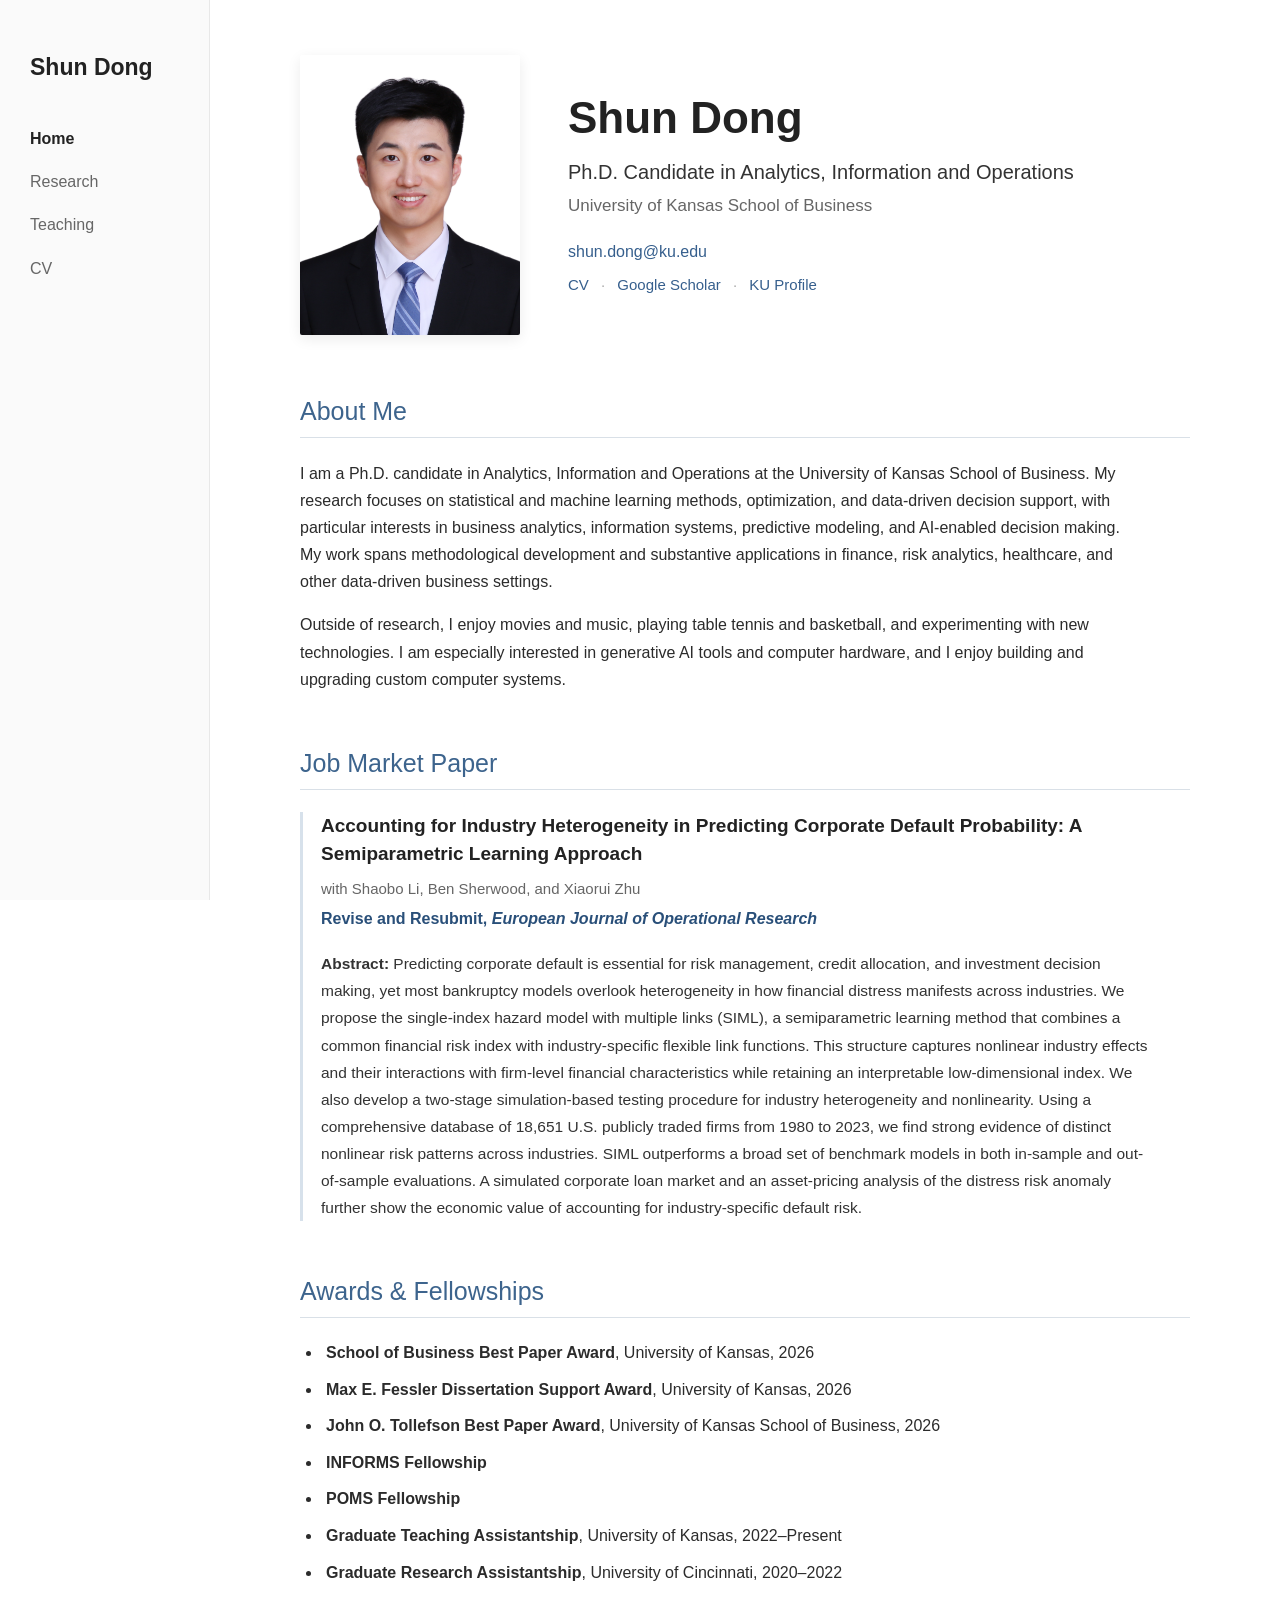
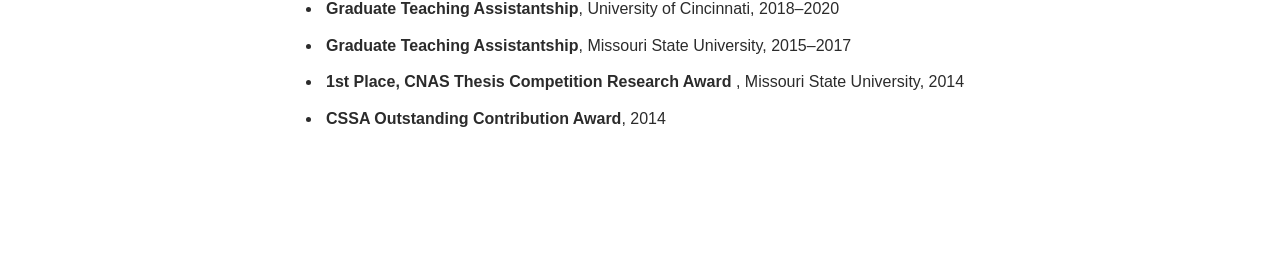
<file: index.html>
<!DOCTYPE html>
<html lang="en">

<head>
  <meta charset="UTF-8">
  <meta name="viewport" content="width=device-width, initial-scale=1.0">

  <title>Shun Dong</title>

  <link rel="stylesheet" href="style.css?v=20260822">
</head>

<body>

  <!-- =====================================================
       Sidebar
       ===================================================== -->

  <aside class="sidebar">

    <a class="sidebar-name" href="index.html">
      Shun Dong
    </a>

    <nav class="sidebar-nav">
      <a class="active" href="index.html">Home</a>
      <a href="research.html">Research</a>
      <a href="teaching.html">Teaching</a>
      <a href="files/Shun_Dong_CV.pdf" target="_blank">CV</a>
    </nav>

  </aside>


  <!-- =====================================================
       Main Content
       ===================================================== -->

  <main>

    <div class="page-container">


      <!-- =================================================
           Profile
           ================================================= -->

      <section class="profile-section">

        <div class="profile-photo">

          <img 
            src="assets/profile.jpg" 
            alt="Shun Dong" 
            style="width:220px; height:280px; max-width:220px; object-fit:cover; object-position:center top;" 
            >
          
        </div>


        <div class="profile-info">

          <h1>Shun Dong</h1>

          <div class="profile-title">
            Ph.D. Candidate in Analytics, Information and Operations
          </div>

          <div class="profile-school">
            University of Kansas School of Business
          </div>


          <div class="profile-email">

            <a href="mailto:shun.dong@ku.edu">
              shun.dong@ku.edu
            </a>

          </div>


          <div class="profile-links">

            <a
              href="files/Shun_Dong_CV.pdf"
              target="_blank"
              rel="noopener noreferrer"
            >
              CV
            </a>

            <span>·</span>

            <a
              href="https://scholar.google.com/citations?user=BU7APEkAAAAJ&hl=en"
              target="_blank"
              rel="noopener noreferrer"
            >
              Google Scholar
            </a>

            <span>·</span>

            <a
              href="https://business.ku.edu/people/shun-dong"
              target="_blank"
              rel="noopener noreferrer"
            >
              KU Profile
            </a>

          </div>

        </div>

      </section>


      <!-- =================================================
           About Me
           ================================================= -->

      <section class="home-block">

        <h2>About Me</h2>

        <p>
          I am a Ph.D. candidate in Analytics, Information and Operations at the University of Kansas School of Business. My research focuses on statistical and machine learning methods, optimization, and data-driven decision support, 
          with particular interests in business analytics, information systems, predictive modeling, and AI-enabled decision making. My work spans methodological development and substantive applications in finance, risk analytics, healthcare, and other data-driven business settings.
        </p>

        <p>
          Outside of research, I enjoy movies and music, playing table tennis and basketball, and experimenting with new technologies. I am especially interested in generative AI tools and computer hardware, and I enjoy building and upgrading custom computer systems.
        </p>

      </section>


      <!-- =================================================
           Job Market Paper
           ================================================= -->

      <section class="home-block">

        <h2>Job Market Paper</h2>


        <div class="featured-paper">

          <h3>
            Accounting for Industry Heterogeneity in Predicting Corporate
            Default Probability: A Semiparametric Learning Approach
          </h3>


          <p class="paper-authors">
            with Shaobo Li, Ben Sherwood, and Xiaorui Zhu
          </p>


          <p class="paper-status">
            <strong>
              Revise and Resubmit,
              <em>European Journal of Operational Research</em>
            </strong>
          </p>


          <p class="abstract">

            <strong>Abstract:</strong>

            Predicting corporate default is essential for risk management,
            credit allocation, and investment decision making, yet most
            bankruptcy models overlook heterogeneity in how financial distress
            manifests across industries. We propose the single-index hazard
            model with multiple links (SIML), a semiparametric learning method
            that combines a common financial risk index with industry-specific
            flexible link functions. This structure captures nonlinear industry
            effects and their interactions with firm-level financial
            characteristics while retaining an interpretable low-dimensional
            index. We also develop a two-stage simulation-based testing
            procedure for industry heterogeneity and nonlinearity. Using a
            comprehensive database of 18,651 U.S. publicly traded firms from
            1980 to 2023, we find strong evidence of distinct nonlinear risk
            patterns across industries. SIML outperforms a broad set of
            benchmark models in both in-sample and out-of-sample evaluations.
            A simulated corporate loan market and an asset-pricing analysis
            of the distress risk anomaly further show the economic value of
            accounting for industry-specific default risk.

          </p>

        </div>

      </section>


      <!-- =================================================
           Awards and Fellowships
           ================================================= -->

      <section class="home-block">

        <h2>Awards &amp; Fellowships</h2>


        <ul class="award-list">

          <li>
            <strong>School of Business Best Paper Award</strong>,
            University of Kansas, 2026
          </li>

          <li>
            <strong>Max E. Fessler Dissertation Support Award</strong>,
            University of Kansas, 2026
          </li>

          <li>
            <strong>John O. Tollefson Best Paper Award</strong>,
            University of Kansas School of Business, 2026
          </li>

          <li>
            <strong>INFORMS Fellowship</strong>
          </li>

          <li>
            <strong>POMS Fellowship</strong>
          </li>

          <li>
            <strong>Graduate Teaching Assistantship</strong>,
            University of Kansas, 2022&ndash;Present
          </li>

          <li>
            <strong>Graduate Research Assistantship</strong>,
            University of Cincinnati, 2020&ndash;2022
          </li>

          <li>
            <strong>Graduate Teaching Assistantship</strong>,
            University of Cincinnati, 2018&ndash;2020
          </li>

          <li>
            <strong>Graduate Teaching Assistantship</strong>,
            Missouri State University, 2015&ndash;2017
          </li>

          <li>
            <strong>
              1st Place, CNAS Thesis Competition Research Award
            </strong>,
            Missouri State University, 2014
          </li>

          <li>
            <strong>CSSA Outstanding Contribution Award</strong>,
            2014
          </li>

        </ul>

      </section>


    </div>

  </main>

</body>

</html>
</file>
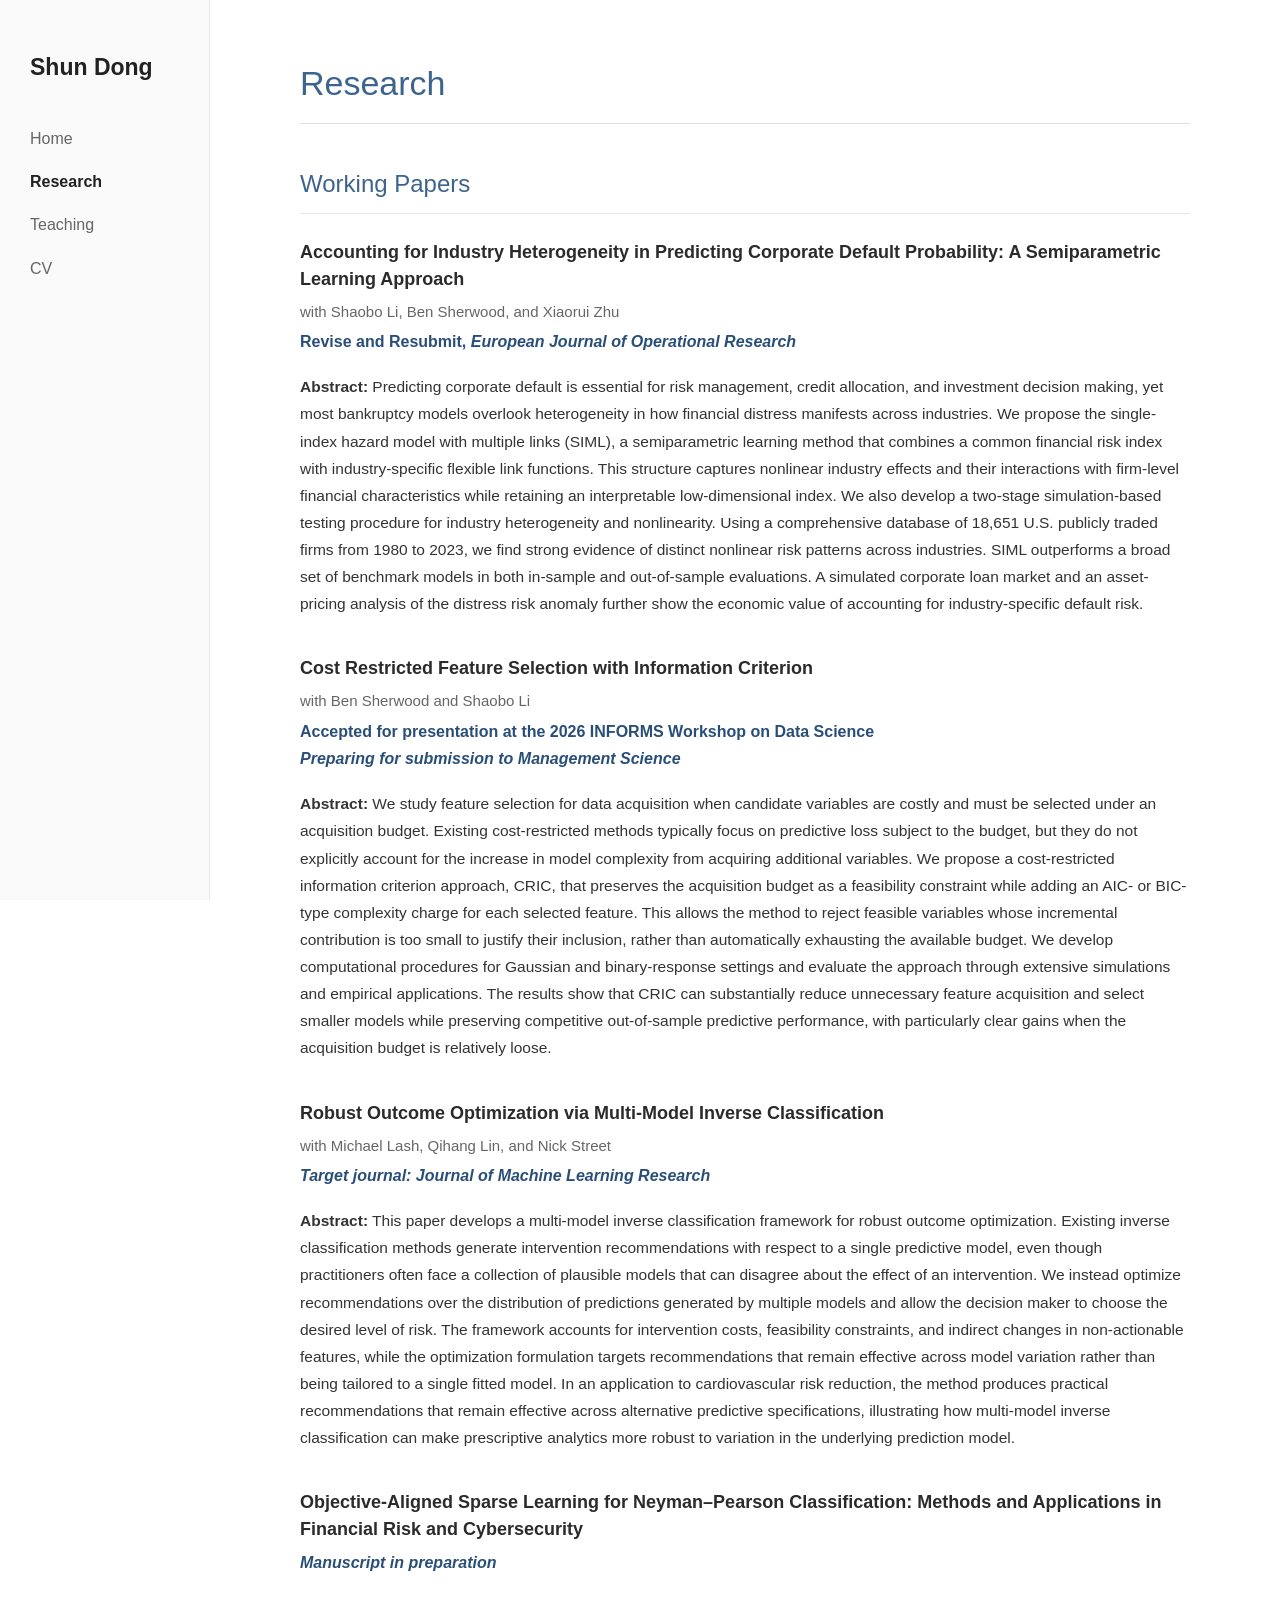
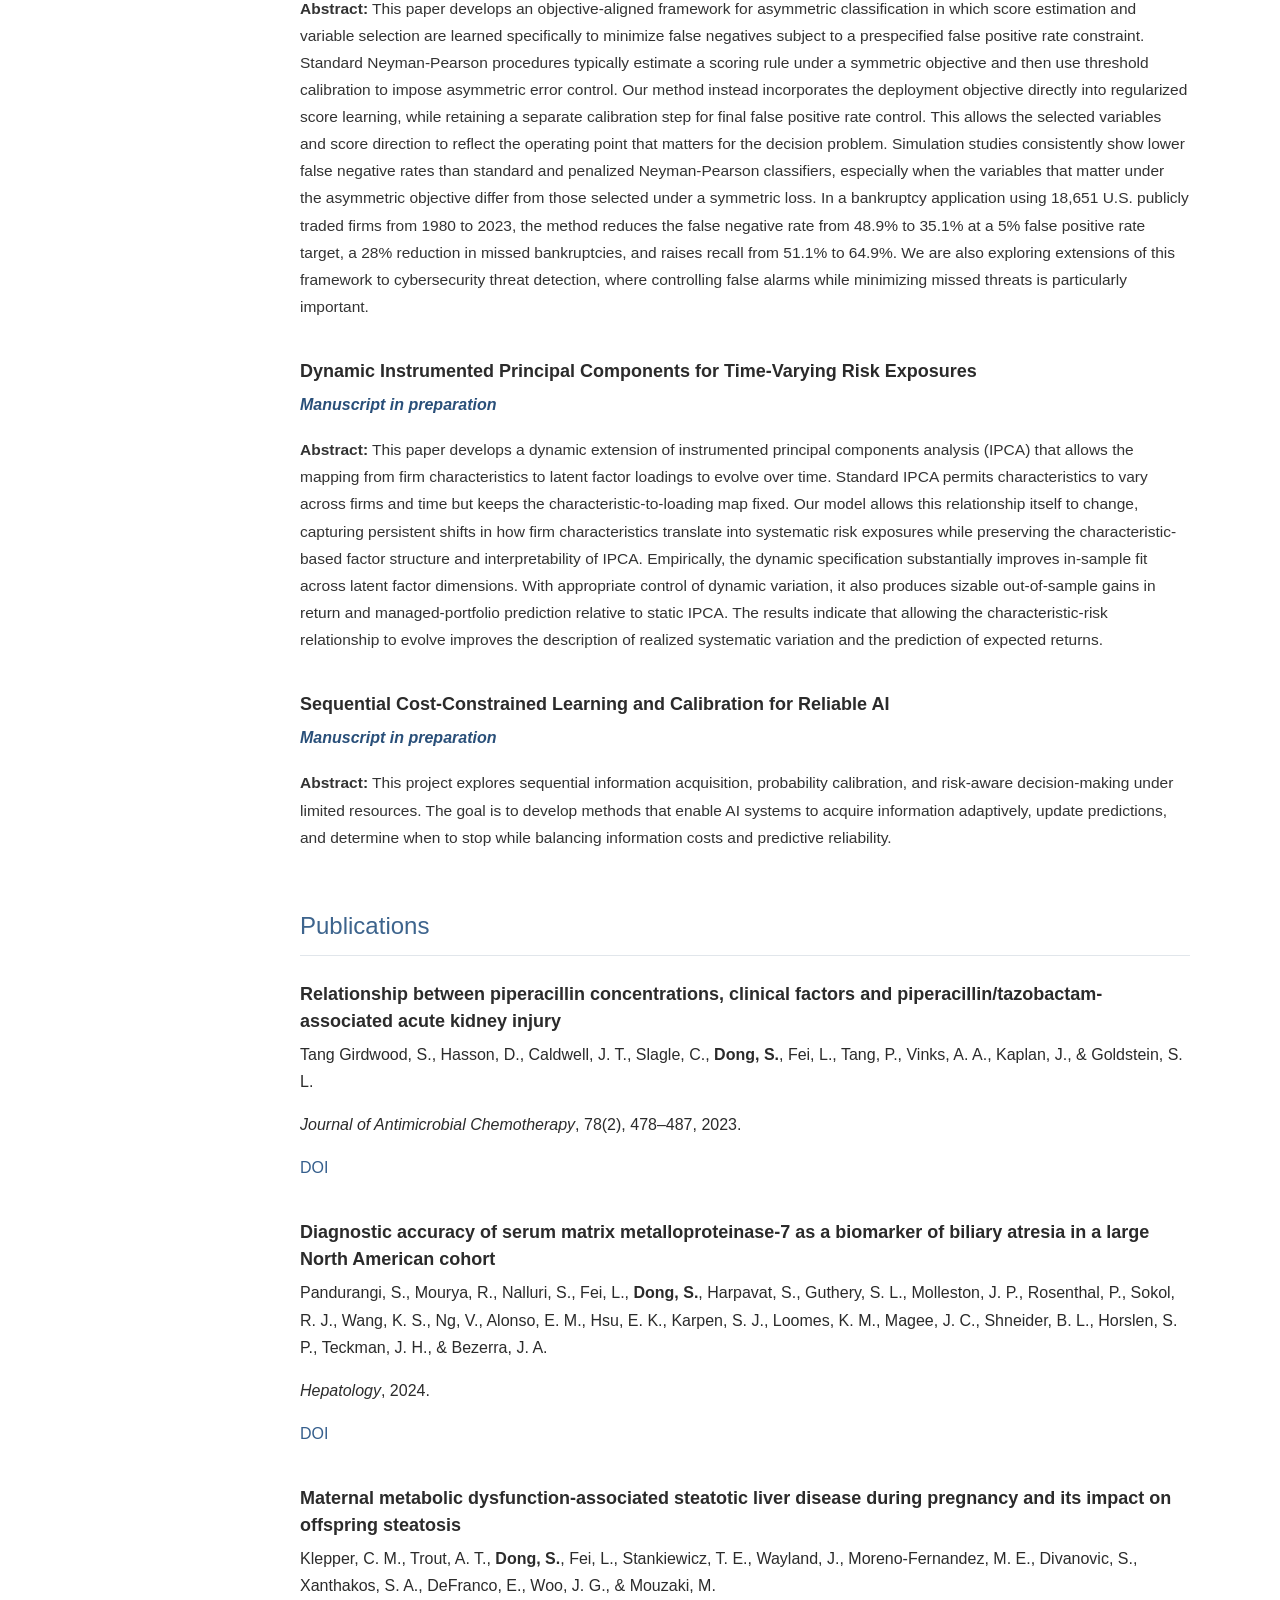
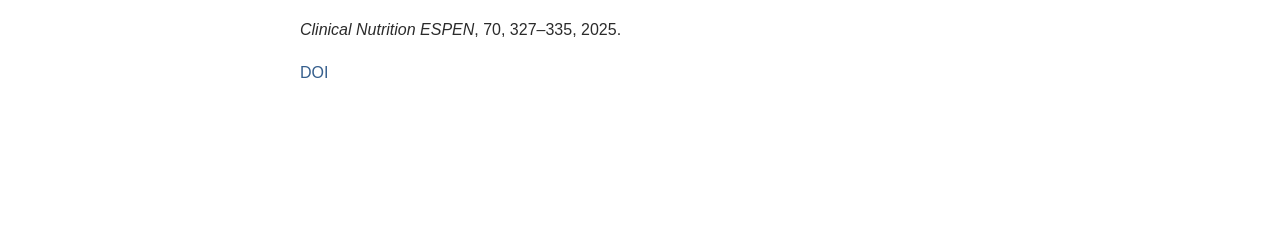
<file: research.html>
<!DOCTYPE html>
<html lang="en">

<head>
  <meta charset="UTF-8">
  <meta name="viewport" content="width=device-width, initial-scale=1.0">

  <title>Research | Shun Dong</title>

  <link rel="stylesheet" href="style.css?v=20260826">
</head>

<body>

  <!-- =====================================================
       Sidebar
       ===================================================== -->

  <aside class="sidebar">

    <a class="sidebar-name" href="index.html">
      Shun Dong
    </a>

    <nav class="sidebar-nav">
      <a href="index.html">Home</a>
      <a class="active" href="research.html">Research</a>
      <a href="teaching.html">Teaching</a>
      <a
        href="files/Shun_Dong_CV.pdf"
        target="_blank"
        rel="noopener noreferrer">
        CV
      </a>
    </nav>

  </aside>


  <!-- =====================================================
       Main Content
       ===================================================== -->

  <main>

    <div class="page-container">


      <!-- =================================================
           Page Header
           ================================================= -->

      <section class="page-header">

        <h1>Research</h1>

      </section>


      <!-- =================================================
           Working Papers
           ================================================= -->

      <section class="content-section">

        <h2>Working Papers</h2>


        <!-- =================================================
             Paper 1
             ================================================= -->

        <article class="paper">

          <h3>
            Accounting for Industry Heterogeneity in Predicting Corporate
            Default Probability: A Semiparametric Learning Approach
          </h3>

          <p class="paper-authors">
            with Shaobo Li, Ben Sherwood, and Xiaorui Zhu
          </p>

          <p class="paper-status">
            <strong>
              Revise and Resubmit,
              <em>European Journal of Operational Research</em>
            </strong>
          </p>

          <p class="abstract">

            <strong>Abstract:</strong>

            Predicting corporate default is essential for risk management,
            credit allocation, and investment decision making, yet most
            bankruptcy models overlook heterogeneity in how financial distress
            manifests across industries. We propose the single-index hazard
            model with multiple links (SIML), a semiparametric learning method
            that combines a common financial risk index with industry-specific
            flexible link functions. This structure captures nonlinear industry
            effects and their interactions with firm-level financial
            characteristics while retaining an interpretable low-dimensional
            index. We also develop a two-stage simulation-based testing
            procedure for industry heterogeneity and nonlinearity. Using a
            comprehensive database of 18,651 U.S. publicly traded firms from
            1980 to 2023, we find strong evidence of distinct nonlinear risk
            patterns across industries. SIML outperforms a broad set of
            benchmark models in both in-sample and out-of-sample evaluations.
            A simulated corporate loan market and an asset-pricing analysis
            of the distress risk anomaly further show the economic value of
            accounting for industry-specific default risk.

          </p>

        </article>


        <!-- =================================================
             Paper 2
             ================================================= -->

        <article class="paper">

          <h3>
            Cost Restricted Feature Selection with Information Criterion
          </h3>

          <p class="paper-authors">
            with Ben Sherwood and Shaobo Li
          </p>

          <p class="paper-status">
            <strong>Accepted for presentation at the 2026 INFORMS Workshop on Data Science</strong>
            <br>
            <em>Preparing for submission to Management Science</em>
          </p>

          <p class="abstract">

            <strong>Abstract:</strong>

            We study feature selection for data acquisition when candidate
            variables are costly and must be selected under an acquisition
            budget. Existing cost-restricted methods typically focus on
            predictive loss subject to the budget, but they do not explicitly
            account for the increase in model complexity from acquiring
            additional variables. We propose a cost-restricted information
            criterion approach, CRIC, that preserves the acquisition budget as
            a feasibility constraint while adding an AIC- or BIC-type complexity
            charge for each selected feature. This allows the method to reject
            feasible variables whose incremental contribution is too small to
            justify their inclusion, rather than automatically exhausting the
            available budget. We develop computational procedures for Gaussian
           and binary-response settings and evaluate the approach through
            extensive simulations and empirical applications. The results show
            that CRIC can substantially reduce unnecessary feature acquisition
            and select smaller models while preserving competitive out-of-sample
            predictive performance, with particularly clear gains when the
            acquisition budget is relatively loose.

          </p>

        </article>


        <!-- =================================================
             Paper 3
             ================================================= -->

        <article class="paper">

          <h3>
            Robust Outcome Optimization via Multi-Model Inverse Classification
          </h3>

          <p class="paper-authors">
            with Michael Lash, Qihang Lin, and Nick Street
          </p>

          <p class="paper-status">
            <em>Target journal: Journal of Machine Learning Research</em>
          </p>

          <p class="abstract">

            <strong>Abstract:</strong>

            This paper develops a multi-model inverse classification framework
            for robust outcome optimization. Existing inverse classification
            methods generate intervention recommendations with respect to a
            single predictive model, even though practitioners often face a
            collection of plausible models that can disagree about the effect
            of an intervention. We instead optimize recommendations over the
            distribution of predictions generated by multiple models and allow
            the decision maker to choose the desired level of risk. The
            framework accounts for intervention costs, feasibility constraints,
            and indirect changes in non-actionable features, while the
            optimization formulation targets recommendations that remain
            effective across model variation rather than being tailored to a
            single fitted model. In an application to cardiovascular risk
            reduction, the method produces practical recommendations that
            remain effective across alternative predictive specifications,
            illustrating how multi-model inverse classification can make
            prescriptive analytics more robust to variation in the underlying
            prediction model.

          </p>

        </article>


        <!-- =================================================
             Paper 4
             ================================================= -->

        <article class="paper">

          <h3>
            Objective-Aligned Sparse Learning for Neyman–Pearson Classification: Methods and Applications in Financial Risk and Cybersecurity
          </h3>
          <p class="paper-status">
            <em>Manuscript in preparation</em>
          </p>

          <p class="abstract">

            <strong>Abstract:</strong>

            This paper develops an objective-aligned framework for asymmetric
            classification in which score estimation and variable selection are
            learned specifically to minimize false negatives subject to a
            prespecified false positive rate constraint. Standard Neyman-Pearson
            procedures typically estimate a scoring rule under a symmetric
            objective and then use threshold calibration to impose asymmetric
            error control. Our method instead incorporates the deployment
            objective directly into regularized score learning, while retaining
            a separate calibration step for final false positive rate control.
            This allows the selected variables and score direction to reflect
            the operating point that matters for the decision problem.
            Simulation studies consistently show lower false negative rates
            than standard and penalized Neyman-Pearson classifiers, especially
            when the variables that matter under the asymmetric objective differ
            from those selected under a symmetric loss. In a bankruptcy
            application using 18,651 U.S. publicly traded firms from 1980 to
            2023, the method reduces the false negative rate from 48.9% to 35.1%
            at a 5% false positive rate target, a 28% reduction in missed
            bankruptcies, and raises recall from 51.1% to 64.9%. We are also exploring extensions of this framework to cybersecurity threat detection, 
            where controlling false alarms while minimizing missed threats is particularly important.

          </p>

        </article>


        <!-- =================================================
             Paper 5
             ================================================= -->

        <article class="paper">

          <h3>
            Dynamic Instrumented Principal Components for Time-Varying Risk Exposures
          </h3>
          
          <p class="paper-status">
            <em>Manuscript in preparation</em>
          </p>
          
          <p class="abstract">

            <strong>Abstract:</strong>

            This paper develops a dynamic extension of instrumented principal
            components analysis (IPCA) that allows the mapping from firm
            characteristics to latent factor loadings to evolve over time.
            Standard IPCA permits characteristics to vary across firms and time
            but keeps the characteristic-to-loading map fixed. Our model allows
            this relationship itself to change, capturing persistent shifts in
            how firm characteristics translate into systematic risk exposures
            while preserving the characteristic-based factor structure and
            interpretability of IPCA. Empirically, the dynamic specification
            substantially improves in-sample fit across latent factor dimensions.
            With appropriate control of dynamic variation, it also produces
            sizable out-of-sample gains in return and managed-portfolio
            prediction relative to static IPCA. The results indicate that
            allowing the characteristic-risk relationship to evolve improves
            the description of realized systematic variation and the prediction
            of expected returns.

          </p>

        </article>

        <!-- =================================================
             Paper 6
             ================================================= -->

        <article class="paper">

          <h3>
            Sequential Cost-Constrained Learning and Calibration for Reliable AI
          </h3>
          
          <p class="paper-status">
            <em>Manuscript in preparation</em>
          </p>

          <p class="abstract">

            <strong>Abstract:</strong>

            This project explores sequential information acquisition, probability calibration, and risk-aware decision-making under limited resources. 
            The goal is to develop methods that enable AI systems to acquire information adaptively, update predictions, and determine when to stop 
            while balancing information costs and predictive reliability.

          </p>

      </section>


      <!-- =================================================
           Publications
           ================================================= -->

      <section class="content-section">

        <h2>Publications</h2>


        <!-- =================================================
             Publication 1
             ================================================= -->

        <article class="paper">

          <h3>
            Relationship between piperacillin concentrations, clinical factors
            and piperacillin/tazobactam-associated acute kidney injury
          </h3>

          <p>
            Tang Girdwood, S., Hasson, D., Caldwell, J. T., Slagle, C.,
            <strong>Dong, S.</strong>, Fei, L., Tang, P., Vinks, A. A.,
            Kaplan, J., &amp; Goldstein, S. L.
          </p>

          <p>
            <em>Journal of Antimicrobial Chemotherapy</em>,
            78(2), 478–487, 2023.
          </p>

          <p>
            <a
              href="https://doi.org/10.1093/jac/dkac416"
              target="_blank"
              rel="noopener noreferrer">
              DOI
            </a>
          </p>

        </article>


        <!-- =================================================
             Publication 2
             ================================================= -->

        <article class="paper">

          <h3>
            Diagnostic accuracy of serum matrix metalloproteinase-7 as a
            biomarker of biliary atresia in a large North American cohort
          </h3>

          <p>
            Pandurangi, S., Mourya, R., Nalluri, S., Fei, L.,
            <strong>Dong, S.</strong>, Harpavat, S., Guthery, S. L.,
            Molleston, J. P., Rosenthal, P., Sokol, R. J., Wang, K. S.,
            Ng, V., Alonso, E. M., Hsu, E. K., Karpen, S. J.,
            Loomes, K. M., Magee, J. C., Shneider, B. L., Horslen, S. P.,
            Teckman, J. H., &amp; Bezerra, J. A.
          </p>

          <p>
            <em>Hepatology</em>, 2024.
          </p>

          <p>
            <a
              href="https://doi.org/10.1097/HEP.0000000000000827"
              target="_blank"
              rel="noopener noreferrer">
              DOI
            </a>
          </p>

        </article>


        <!-- =================================================
             Publication 3
             ================================================= -->

        <article class="paper">

          <h3>
            Maternal metabolic dysfunction-associated steatotic liver disease
            during pregnancy and its impact on offspring steatosis
          </h3>

          <p>
            Klepper, C. M., Trout, A. T., <strong>Dong, S.</strong>,
            Fei, L., Stankiewicz, T. E., Wayland, J.,
            Moreno-Fernandez, M. E., Divanovic, S., Xanthakos, S. A.,
            DeFranco, E., Woo, J. G., &amp; Mouzaki, M.
          </p>

          <p>
            <em>Clinical Nutrition ESPEN</em>,
            70, 327–335, 2025.
          </p>

          <p>
            <a
              href="https://doi.org/10.1016/j.clnesp.2025.10.009"
              target="_blank"
              rel="noopener noreferrer">
              DOI
            </a>
          </p>

        </article>

      </section>


    </div>

  </main>

</body>

</html>
</file>
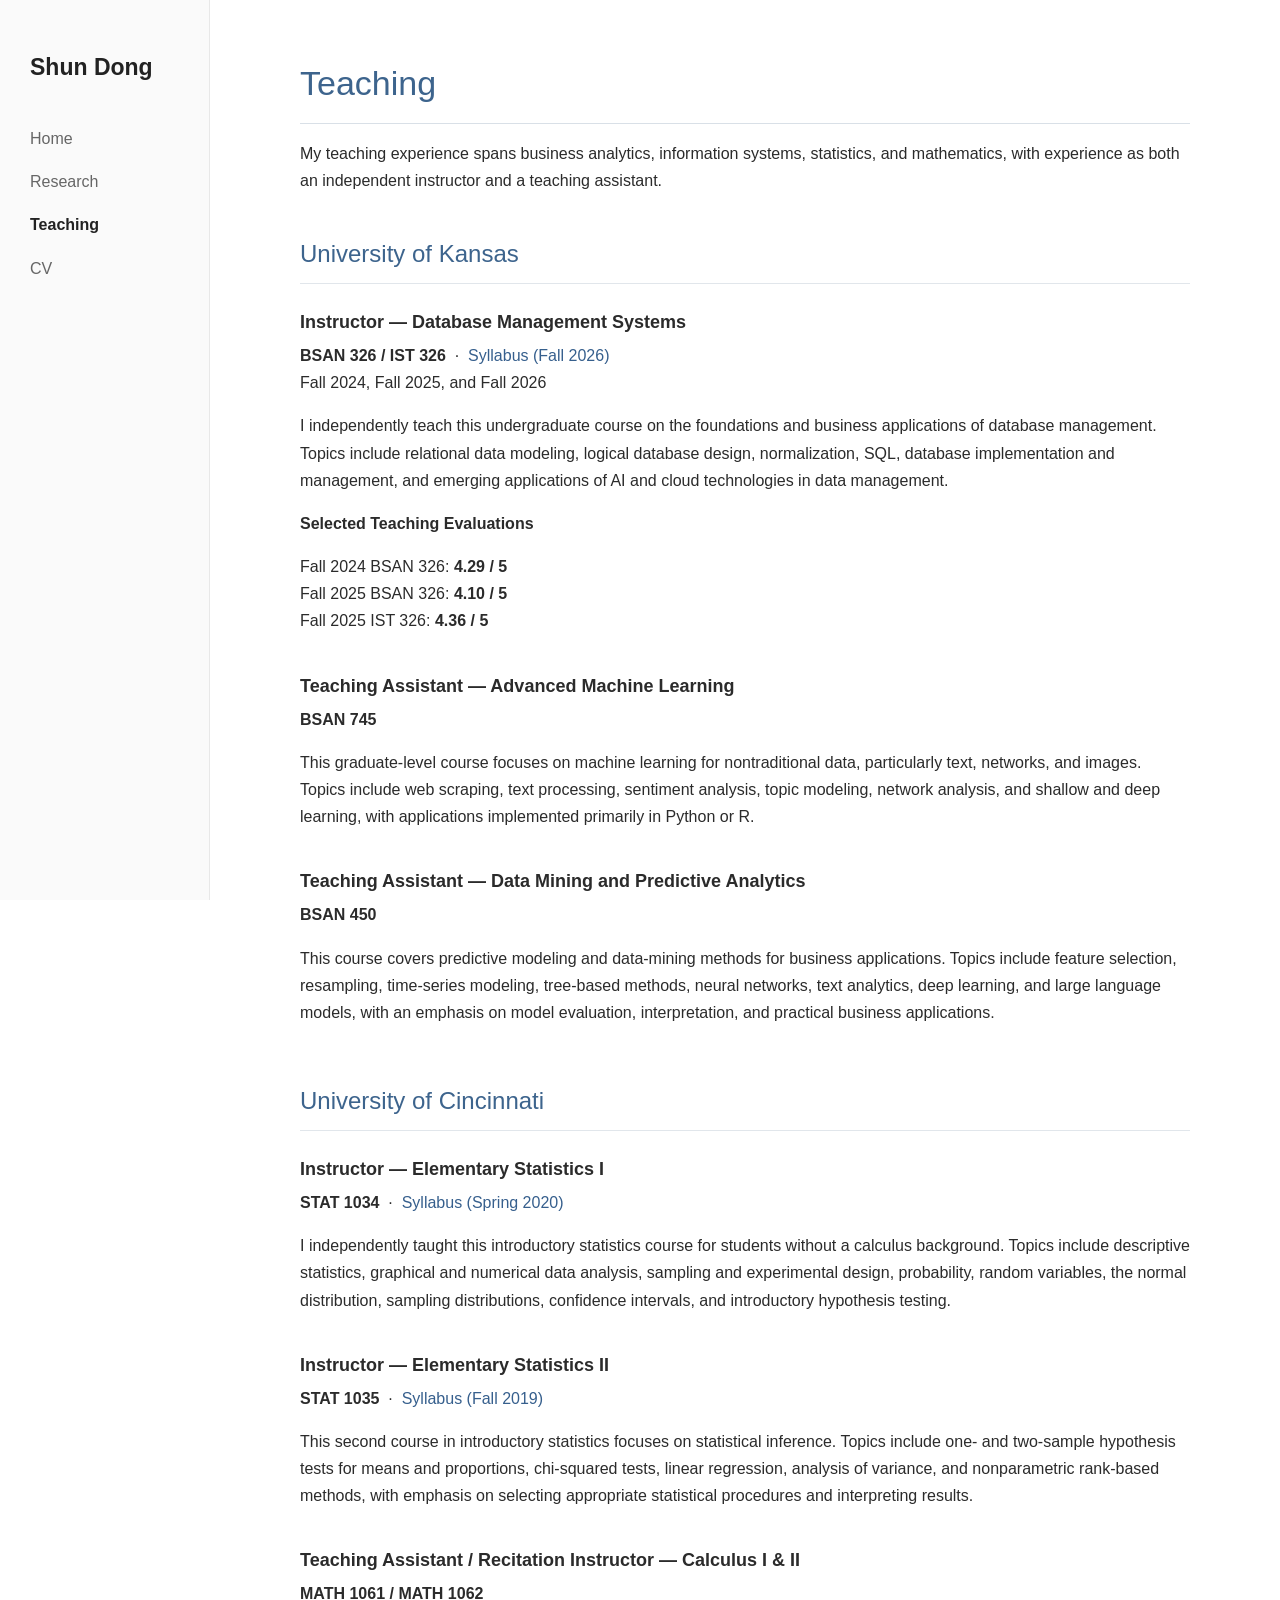
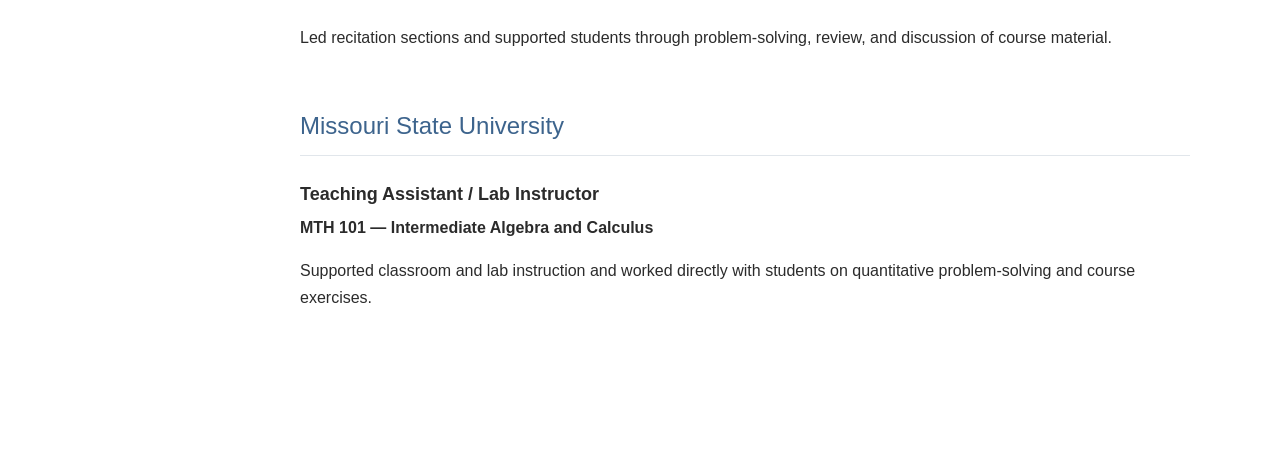
<file: teaching.html>
<!DOCTYPE html>
<html lang="en">

<head>
  <meta charset="UTF-8">
  <meta name="viewport" content="width=device-width, initial-scale=1.0">

  <title>Teaching | Shun Dong</title>

  <link rel="stylesheet" href="style.css?v=20260822">
</head>

<body>

  <!-- =====================================================
       Sidebar
       ===================================================== -->

  <aside class="sidebar">

    <a class="sidebar-name" href="index.html">
      Shun Dong
    </a>

    <nav class="sidebar-nav">
      <a href="index.html">Home</a>
      <a href="research.html">Research</a>
      <a class="active" href="teaching.html">Teaching</a>
      <a href="files/Shun_Dong_CV.pdf" target="_blank">CV</a>
    </nav>

  </aside>


  <!-- =====================================================
       Main Content
       ===================================================== -->

  <main>

    <div class="page-container">


      <!-- =================================================
           Page Header
           ================================================= -->

      <section class="page-header">

        <h1>Teaching</h1>

        <p>
          My teaching experience spans business analytics, information
          systems, statistics, and mathematics, with experience as both
          an independent instructor and a teaching assistant.
        </p>

      </section>


      <!-- =================================================
           University of Kansas
           ================================================= -->

      <section class="content-section">

        <h2>University of Kansas</h2>


        <!-- =================================================
             Database Management Systems
             ================================================= -->

        <article class="paper">

          <h3>
            Instructor — Database Management Systems
          </h3>

          <p>
            <strong>BSAN 326 / IST 326</strong>
            &nbsp;·&nbsp;
            <a
              href="files/BSAN%20IST%20326%20Syllabus%20Fall2026.pdf"
              target="_blank"
              rel="noopener noreferrer">
              Syllabus (Fall 2026)
            </a>
            <br>

            Fall 2024, Fall 2025, and Fall 2026
          </p>

          <p>
            I independently teach this undergraduate course on the
            foundations and business applications of database management.
            Topics include relational data modeling, logical database design,
            normalization, SQL, database implementation and management,
            and emerging applications of AI and cloud technologies in
            data management.
          </p>

          <p>
            <strong>Selected Teaching Evaluations</strong>
          </p>

          <p>
            Fall 2024 BSAN 326:
            <strong>4.29 / 5</strong>
            <br>

            Fall 2025 BSAN 326:
            <strong>4.10 / 5</strong>
            <br>

            Fall 2025 IST 326:
          <strong>4.36 / 5</strong>
          </p>

        </article>


        <!-- =================================================
             Advanced Machine Learning
             ================================================= -->

        <article class="paper">

          <h3>
            Teaching Assistant — Advanced Machine Learning
          </h3>

          <p>
            <strong>BSAN 745</strong>
          </p>

          <p>
            This graduate-level course focuses on machine learning for
            nontraditional data, particularly text, networks, and images.
            Topics include web scraping, text processing, sentiment analysis,
            topic modeling, network analysis, and shallow and deep learning,
            with applications implemented primarily in Python or R.
          </p>

        </article>


        <!-- =================================================
             Data Mining and Predictive Analytics
             ================================================= -->

        <article class="paper">

          <h3>
            Teaching Assistant — Data Mining and Predictive Analytics
          </h3>

          <p>
            <strong>BSAN 450</strong>
          </p>

          <p>
            This course covers predictive modeling and data-mining methods
            for business applications. Topics include feature selection,
            resampling, time-series modeling, tree-based methods, neural
            networks, text analytics, deep learning, and large language
            models, with an emphasis on model evaluation, interpretation,
            and practical business applications.
          </p>

        </article>

      </section>


      <!-- =================================================
           University of Cincinnati
           ================================================= -->

      <section class="content-section">

        <h2>University of Cincinnati</h2>


        <!-- =================================================
             Elementary Statistics I
             ================================================= -->

        <article class="paper">

          <h3>
            Instructor — Elementary Statistics I
          </h3>

          <p>
            <strong>STAT 1034</strong>
            &nbsp;·&nbsp;
            <a
              href="files/STAT_1034_Spring_2020.pdf"
              target="_blank"
              rel="noopener noreferrer">
              Syllabus (Spring 2020)
            </a>
          </p>

          <p>
            I independently taught this introductory statistics course for
            students without a calculus background. Topics include descriptive
            statistics, graphical and numerical data analysis, sampling and
            experimental design, probability, random variables, the normal
            distribution, sampling distributions, confidence intervals, and
            introductory hypothesis testing.
          </p>

        </article>


        <!-- =================================================
             Elementary Statistics II
             ================================================= -->

        <article class="paper">

          <h3>
            Instructor — Elementary Statistics II
          </h3>

          <p>
            <strong>STAT 1035</strong>
            &nbsp;·&nbsp;
            <a
              href="files/STAT_1035_2019_Fall.pdf"
              target="_blank"
              rel="noopener noreferrer">
              Syllabus (Fall 2019)
            </a>
          </p>

          <p>
            This second course in introductory statistics focuses on
            statistical inference. Topics include one- and two-sample
            hypothesis tests for means and proportions, chi-squared tests,
            linear regression, analysis of variance, and nonparametric
            rank-based methods, with emphasis on selecting appropriate
            statistical procedures and interpreting results.
          </p>

        </article>


        <!-- =================================================
             Calculus
             ================================================= -->

        <article class="paper">

          <h3>
            Teaching Assistant / Recitation Instructor — Calculus I &amp; II
          </h3>

          <p>
            <strong>MATH 1061 / MATH 1062</strong>
          </p>

          <p>
            Led recitation sections and supported students through
            problem-solving, review, and discussion of course material.
          </p>

        </article>

      </section>


      <!-- =================================================
           Missouri State University
           ================================================= -->

      <section class="content-section">

        <h2>Missouri State University</h2>


        <article class="paper">

          <h3>
            Teaching Assistant / Lab Instructor
          </h3>

          <p>
            <strong>MTH 101 — Intermediate Algebra and Calculus</strong>
          </p>

          <p>
            Supported classroom and lab instruction and worked directly
            with students on quantitative problem-solving and course
            exercises.
          </p>

        </article>

      </section>


    </div>

  </main>

</body>

</html>
</file>
<file: style.css>
/* =========================================================
   Global
   ========================================================= */

* {
  box-sizing: border-box;
}

html {
  scroll-behavior: smooth;
}

body {
  margin: 0;
  font-family: Arial, Helvetica, sans-serif;
  font-size: 16px;
  line-height: 1.7;
  color: #2b2b2b;
  background: #ffffff;
}

a {
  color: #365f8d;
  text-decoration: none;
}

a:hover {
  color: #1f3f63;
  text-decoration: underline;
}


/* =========================================================
   Sidebar
   ========================================================= */

.sidebar {
  position: fixed;
  top: 0;
  left: 0;

  width: 210px;
  height: 100vh;

  padding: 48px 30px;

  background: #fafafa;
  border-right: 1px solid #e8e8e8;
}

.sidebar-name {
  display: block;

  margin-bottom: 38px;

  font-size: 23px;
  font-weight: 600;

  color: #222222;
  text-decoration: none;
}

.sidebar-name:hover {
  color: #222222;
  text-decoration: none;
}

.sidebar-nav {
  display: flex;
  flex-direction: column;
}

.sidebar-nav a {
  display: block;

  margin-bottom: 16px;

  font-size: 16px;

  color: #666666;
  text-decoration: none;
}

.sidebar-nav a:hover {
  color: #222222;
  text-decoration: none;
}

.sidebar-nav a.active {
  color: #222222;
  font-weight: 600;
}


/* =========================================================
   Main Content
   ========================================================= */

main {
  margin-left: 210px;
}

.page-container {
  max-width: 1000px;
  margin: 0 auto;

  padding: 55px 55px 90px 55px;
}


/* =========================================================
   Profile
   ========================================================= */

.profile-section {
  display: flex;
  align-items: center;

  gap: 48px;

  padding-bottom: 48px;
}

.profile-photo {
  flex: 0 0 220px;
}

.profile-photo img {
  display: block;

  width: 220px;
  height: 280px;

  max-width: 220px;

  object-fit: cover;
  object-position: center top;

  border-radius: 2px;

  box-shadow: 0 4px 14px rgba(0, 0, 0, 0.08);
}

.profile-info {
  flex: 1;
}

.profile-info h1 {
  margin: 0 0 13px 0;

  font-size: 44px;
  line-height: 1.15;
  font-weight: 600;

  color: #222222;
}

.profile-title {
  margin-bottom: 5px;

  font-size: 20px;
  line-height: 1.5;

  color: #333333;
}

.profile-school {
  margin-bottom: 18px;

  font-size: 17px;

  color: #666666;
}

.profile-email {
  margin-bottom: 6px;

  font-size: 16px;
}

.profile-email a {
  color: #365f8d;
}

.profile-links {
  margin-top: 3px;

  font-size: 15px;
}

.profile-links span {
  margin: 0 8px;

  color: #aaaaaa;
}


/* =========================================================
   Home Sections
   ========================================================= */

.home-block {
  margin-top: 12px;
  margin-bottom: 54px;
}

.home-block h2 {
  margin: 0 0 22px 0;

  padding-bottom: 9px;

  font-size: 25px;
  line-height: 1.3;
  font-weight: 500;

  color: #3d648d;

  border-bottom: 1px solid #d9e0e7;
}

.home-block p {
  max-width: 830px;

  margin-top: 0;
  margin-bottom: 16px;
}


/* =========================================================
   Job Market Paper
   ========================================================= */

.featured-paper {
  padding-left: 18px;

  border-left: 3px solid #d7e1eb;
}

.featured-paper h3 {
  margin: 0 0 7px 0;

  font-size: 19px;
  line-height: 1.5;
  font-weight: 600;

  color: #222222;
}

.paper-authors {
  margin: 0 0 4px 0 !important;

  font-size: 15px;

  color: #666666;
}

.paper-status {
  margin: 4px 0 18px 0 !important;

  font-size: 16px;
  font-weight: 700;

  color: #294f79;
}

.paper-status strong,
.paper-status em {
  font-weight: 700;
}

.abstract {
  margin-top: 18px !important;

  font-size: 15.5px;
  line-height: 1.75;

  color: #333333;
}

.abstract strong {
  font-weight: 600;
}


/* =========================================================
   Awards and Fellowships
   ========================================================= */

.award-list {
  margin: 0;

  padding-left: 22px;
}

.award-list li {
  margin-bottom: 11px;

  padding-left: 4px;

  line-height: 1.6;
}

.award-list strong {
  font-weight: 600;
}


/* =========================================================
   Research / Teaching pages
   ========================================================= */

.page-header {
  margin-bottom: 40px;
}

.page-header h1 {
  margin: 0;

  padding-bottom: 10px;

  font-size: 34px;
  font-weight: 500;

  color: #3d648d;

  border-bottom: 1px solid #d9e0e7;
}

.content-section {
  margin-bottom: 55px;
}

.content-section h2 {
  margin-bottom: 25px;

  padding-bottom: 8px;

  font-size: 24px;
  font-weight: 500;

  color: #3d648d;

  border-bottom: 1px solid #e1e6eb;
}

.paper {
  margin-bottom: 38px;
}

.paper h3 {
  margin-bottom: 6px;

  font-size: 18px;
  line-height: 1.5;
}

.paper p {
  margin-top: 5px;
}


/* =========================================================
   Mobile
   ========================================================= */

@media (max-width: 760px) {

  .sidebar {
    position: relative;

    width: 100%;
    height: auto;

    padding: 24px 25px;

    border-right: none;
    border-bottom: 1px solid #e8e8e8;
  }

  .sidebar-name {
    margin-bottom: 16px;
  }

  .sidebar-nav {
    flex-direction: row;
    flex-wrap: wrap;
  }

  .sidebar-nav a {
    margin-right: 22px;
    margin-bottom: 5px;
  }

  main {
    margin-left: 0;
  }

  .page-container {
    padding: 35px 25px 60px 25px;
  }

  .profile-section {
    flex-direction: column;
    align-items: flex-start;

    gap: 28px;

    padding-bottom: 40px;
  }

  .profile-photo {
    flex: none;
  }

  .profile-photo img {
    width: 200px;
    height: 255px;
    max-width: 200px;
  }

  .profile-info h1 {
    font-size: 36px;
  }

  .profile-title {
    font-size: 18px;
  }

  .profile-school {
    font-size: 16px;
  }

  .home-block {
    margin-bottom: 45px;
  }

  .home-block h2 {
    font-size: 23px;
  }

  .featured-paper {
    padding-left: 14px;
  }

  .featured-paper h3 {
    font-size: 18px;
  }

  .abstract {
    font-size: 15px;
  }
}
</file>
